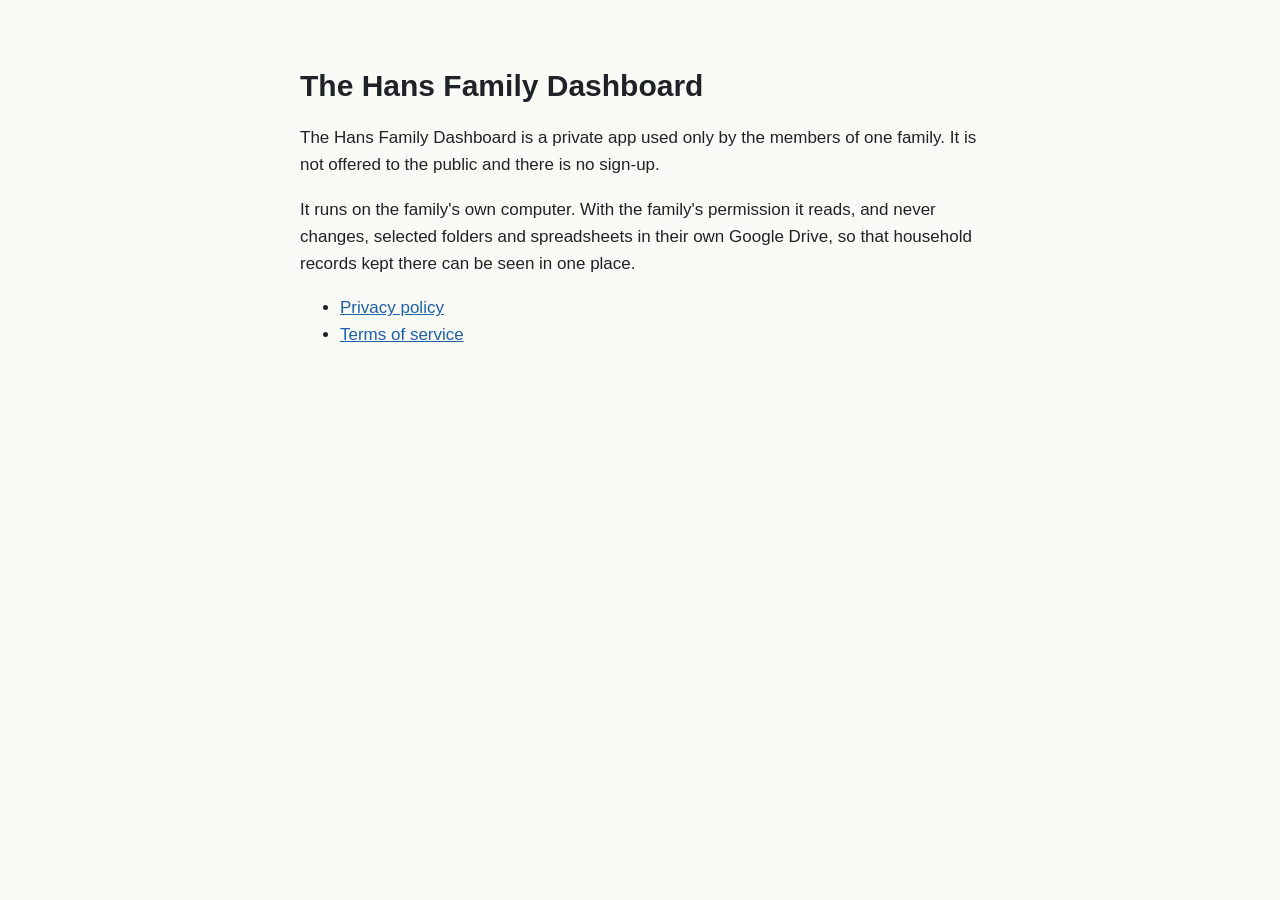
<file: index.html>
<!doctype html>
<html lang="en">
<head>
  <meta charset="utf-8">
  <meta name="viewport" content="width=device-width, initial-scale=1">
  <title>The Hans Family Dashboard</title>
  <link rel="stylesheet" href="style.css">
</head>
<body>
  <main>
    <h1>The Hans Family Dashboard</h1>
    <p>The Hans Family Dashboard is a private app used only by the members of one family. It is not offered to the public and there is no sign-up.</p>
    <p>It runs on the family's own computer. With the family's permission it reads, and never changes, selected folders and spreadsheets in their own Google Drive, so that household records kept there can be seen in one place.</p>
    <ul>
      <li><a href="privacy.html">Privacy policy</a></li>
      <li><a href="terms.html">Terms of service</a></li>
    </ul>
  </main>
</body>
</html>
</file>
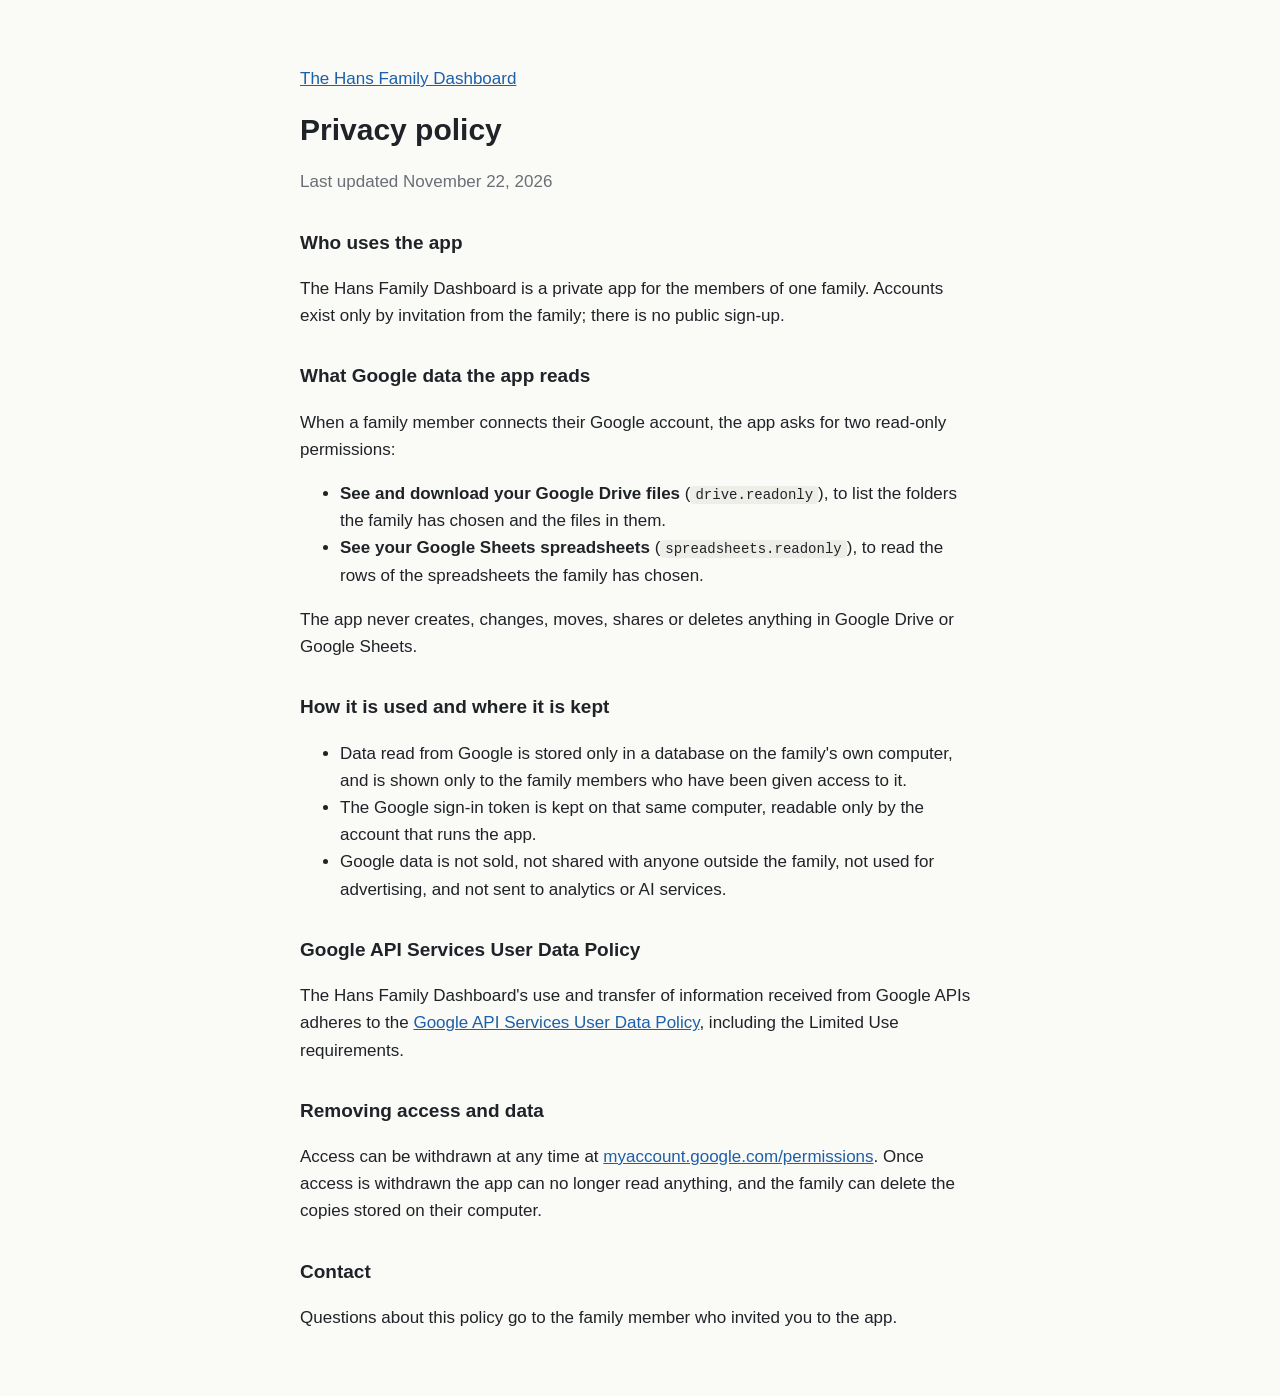
<file: privacy.html>
<!doctype html>
<html lang="en">
<head>
  <meta charset="utf-8">
  <meta name="viewport" content="width=device-width, initial-scale=1">
  <title>Privacy policy · The Hans Family Dashboard</title>
  <link rel="stylesheet" href="style.css">
</head>
<body>
  <main>
    <p><a href="index.html">The Hans Family Dashboard</a></p>
    <h1>Privacy policy</h1>
    <p class="muted">Last updated November 22, 2026</p>

    <h2>Who uses the app</h2>
    <p>The Hans Family Dashboard is a private app for the members of one family. Accounts exist only by invitation from the family; there is no public sign-up.</p>

    <h2>What Google data the app reads</h2>
    <p>When a family member connects their Google account, the app asks for two read-only permissions:</p>
    <ul>
      <li><strong>See and download your Google Drive files</strong> (<code>drive.readonly</code>), to list the folders the family has chosen and the files in them.</li>
      <li><strong>See your Google Sheets spreadsheets</strong> (<code>spreadsheets.readonly</code>), to read the rows of the spreadsheets the family has chosen.</li>
    </ul>
    <p>The app never creates, changes, moves, shares or deletes anything in Google Drive or Google Sheets.</p>

    <h2>How it is used and where it is kept</h2>
    <ul>
      <li>Data read from Google is stored only in a database on the family's own computer, and is shown only to the family members who have been given access to it.</li>
      <li>The Google sign-in token is kept on that same computer, readable only by the account that runs the app.</li>
      <li>Google data is not sold, not shared with anyone outside the family, not used for advertising, and not sent to analytics or AI services.</li>
    </ul>

    <h2>Google API Services User Data Policy</h2>
    <p>The Hans Family Dashboard's use and transfer of information received from Google APIs adheres to the <a href="https://developers.google.com/terms/api-services-user-data-policy">Google API Services User Data Policy</a>, including the Limited Use requirements.</p>

    <h2>Removing access and data</h2>
    <p>Access can be withdrawn at any time at <a href="https://myaccount.google.com/permissions">myaccount.google.com/permissions</a>. Once access is withdrawn the app can no longer read anything, and the family can delete the copies stored on their computer.</p>

    <h2>Contact</h2>
    <p>Questions about this policy go to the family member who invited you to the app.</p>
  </main>
</body>
</html>
</file>
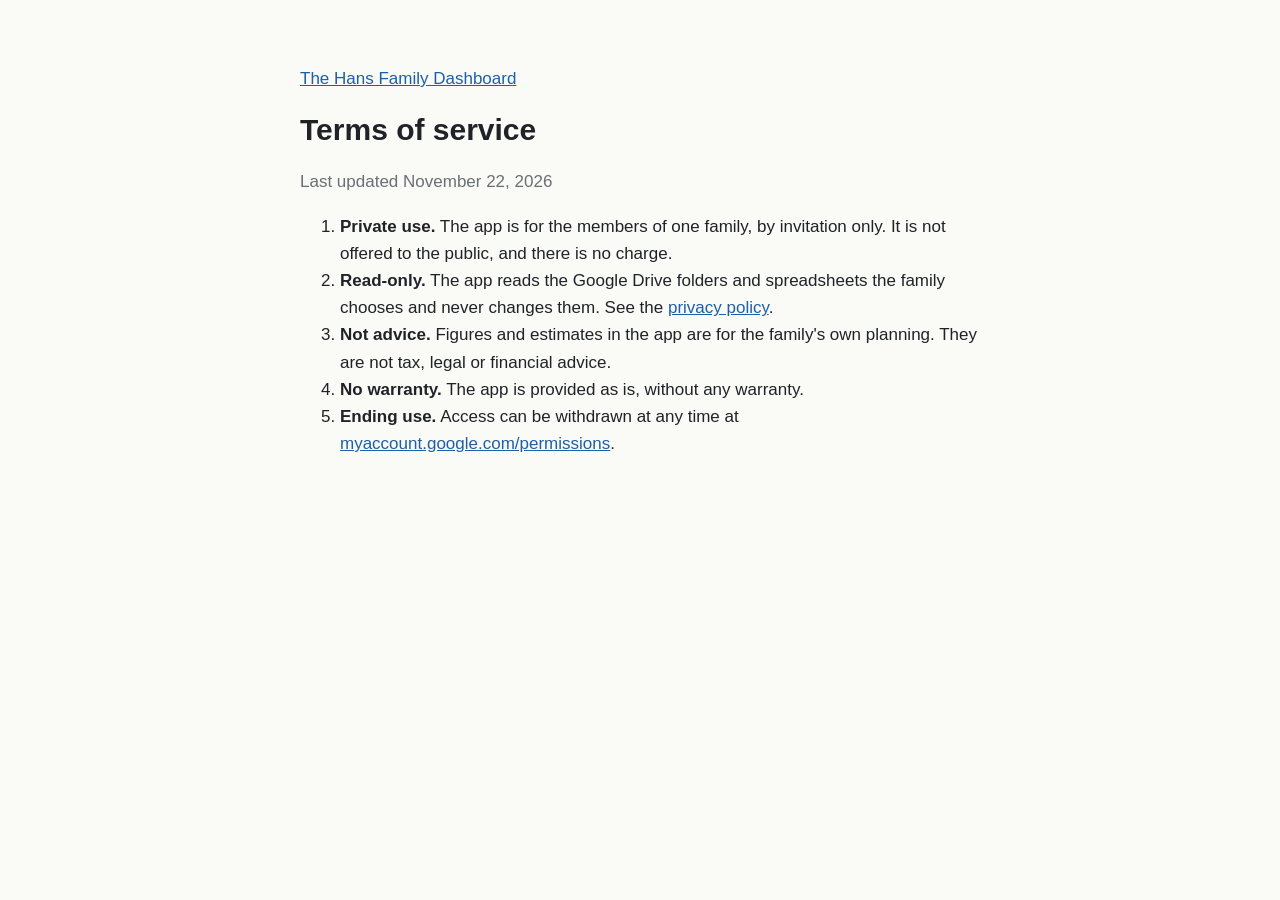
<file: terms.html>
<!doctype html>
<html lang="en">
<head>
  <meta charset="utf-8">
  <meta name="viewport" content="width=device-width, initial-scale=1">
  <title>Terms of service · The Hans Family Dashboard</title>
  <link rel="stylesheet" href="style.css">
</head>
<body>
  <main>
    <p><a href="index.html">The Hans Family Dashboard</a></p>
    <h1>Terms of service</h1>
    <p class="muted">Last updated November 22, 2026</p>

    <ol>
      <li><strong>Private use.</strong> The app is for the members of one family, by invitation only. It is not offered to the public, and there is no charge.</li>
      <li><strong>Read-only.</strong> The app reads the Google Drive folders and spreadsheets the family chooses and never changes them. See the <a href="privacy.html">privacy policy</a>.</li>
      <li><strong>Not advice.</strong> Figures and estimates in the app are for the family's own planning. They are not tax, legal or financial advice.</li>
      <li><strong>No warranty.</strong> The app is provided as is, without any warranty.</li>
      <li><strong>Ending use.</strong> Access can be withdrawn at any time at <a href="https://myaccount.google.com/permissions">myaccount.google.com/permissions</a>.</li>
    </ol>
  </main>
</body>
</html>
</file>
<file: style.css>
body { margin: 0; font: 17px/1.6 -apple-system, BlinkMacSystemFont, "Segoe UI", sans-serif; color: #1f2328; background: #fafaf7; }
main { max-width: 680px; margin: 0 auto; padding: 48px 24px; }
h1 { font-size: 30px; line-height: 1.2; }
h2 { font-size: 19px; margin-top: 32px; }
a { color: #1d5fa8; }
code { font-size: 14px; background: #eeeee8; padding: 1px 5px; border-radius: 4px; }
.muted { color: #6a6f76; }
</file>
